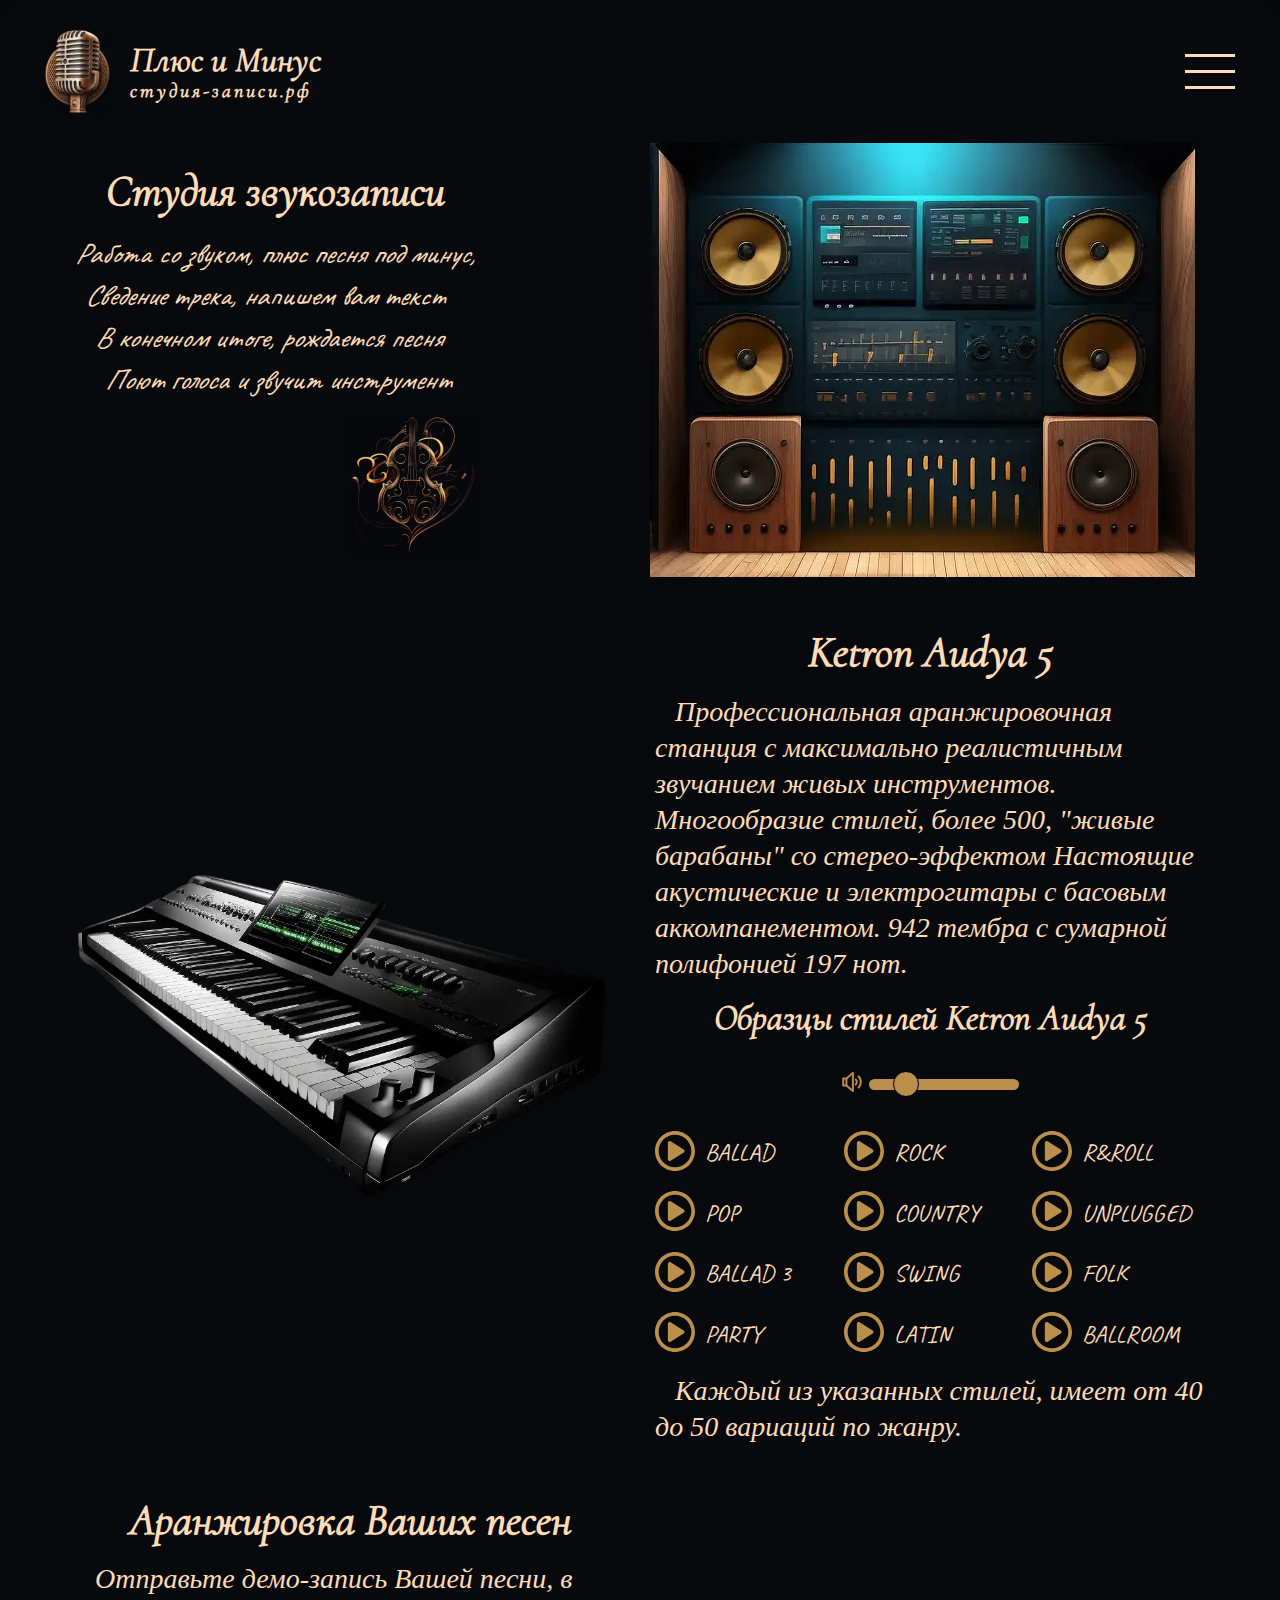
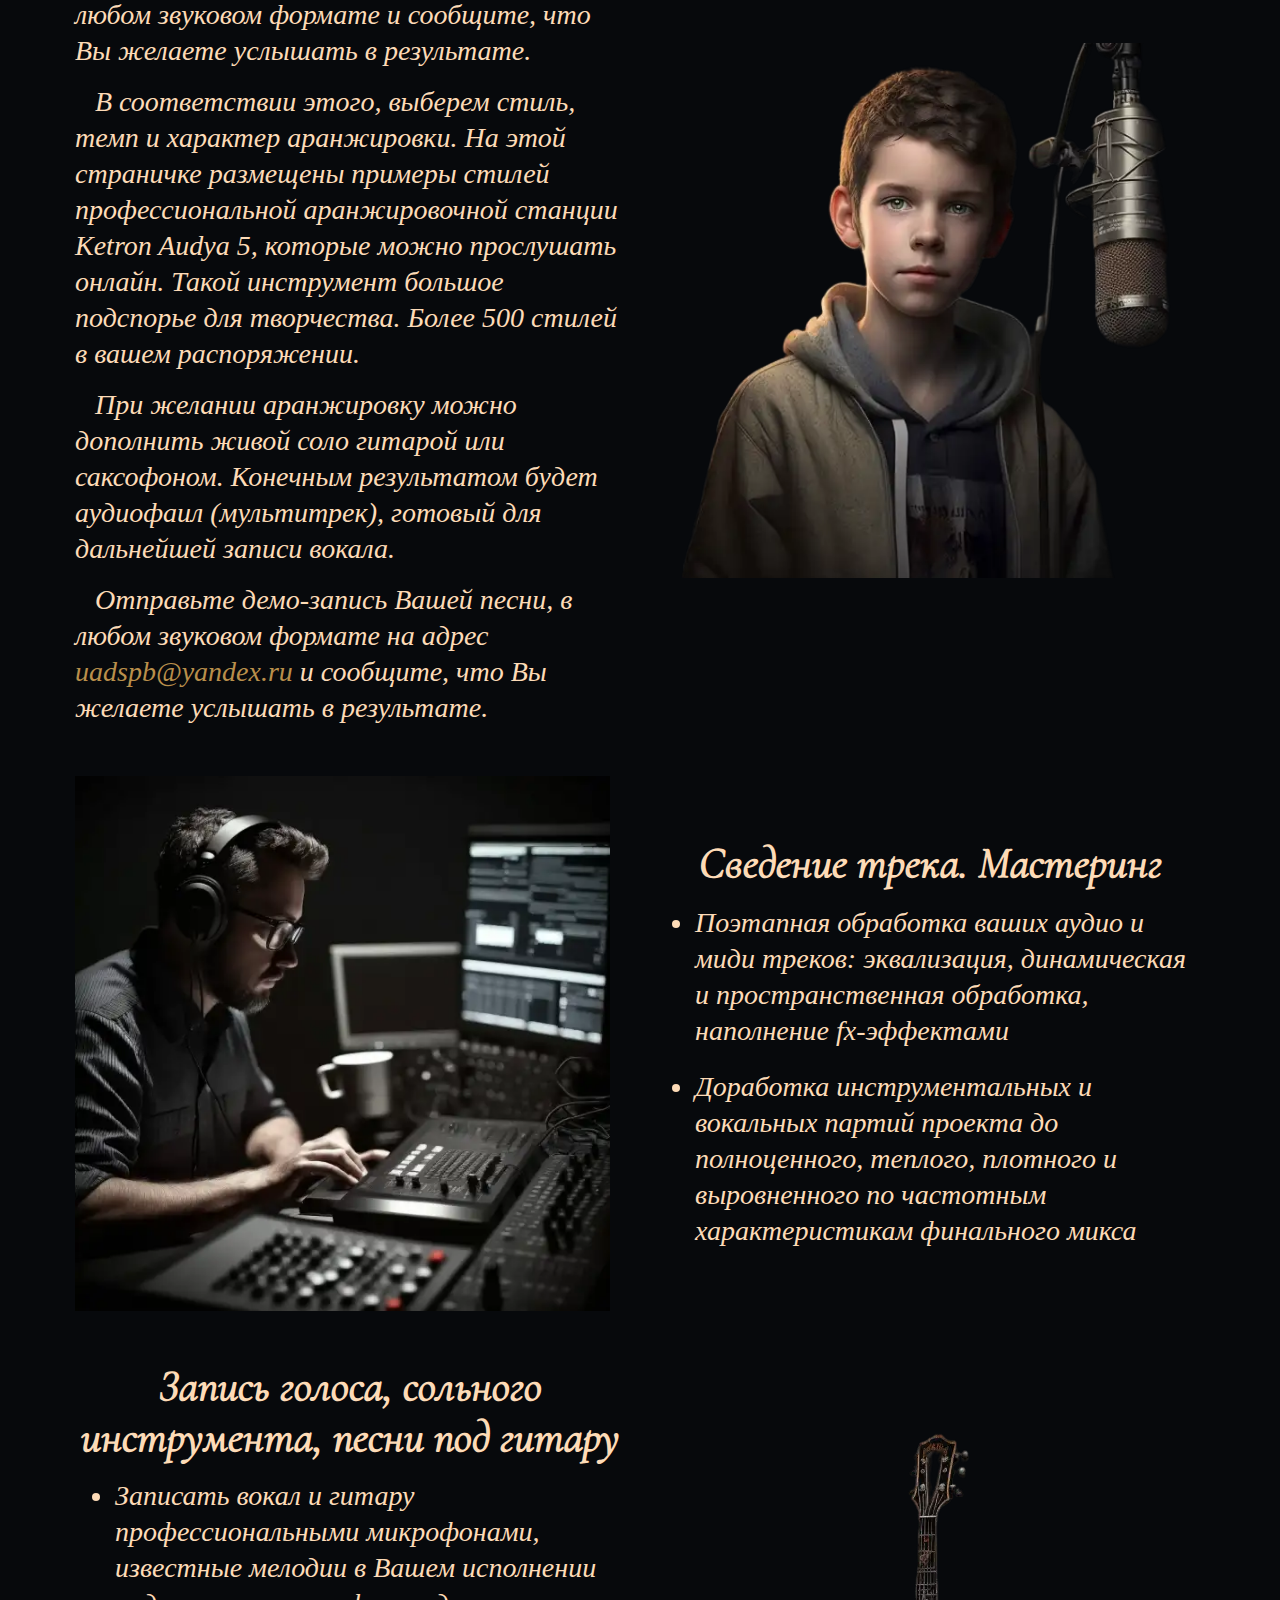
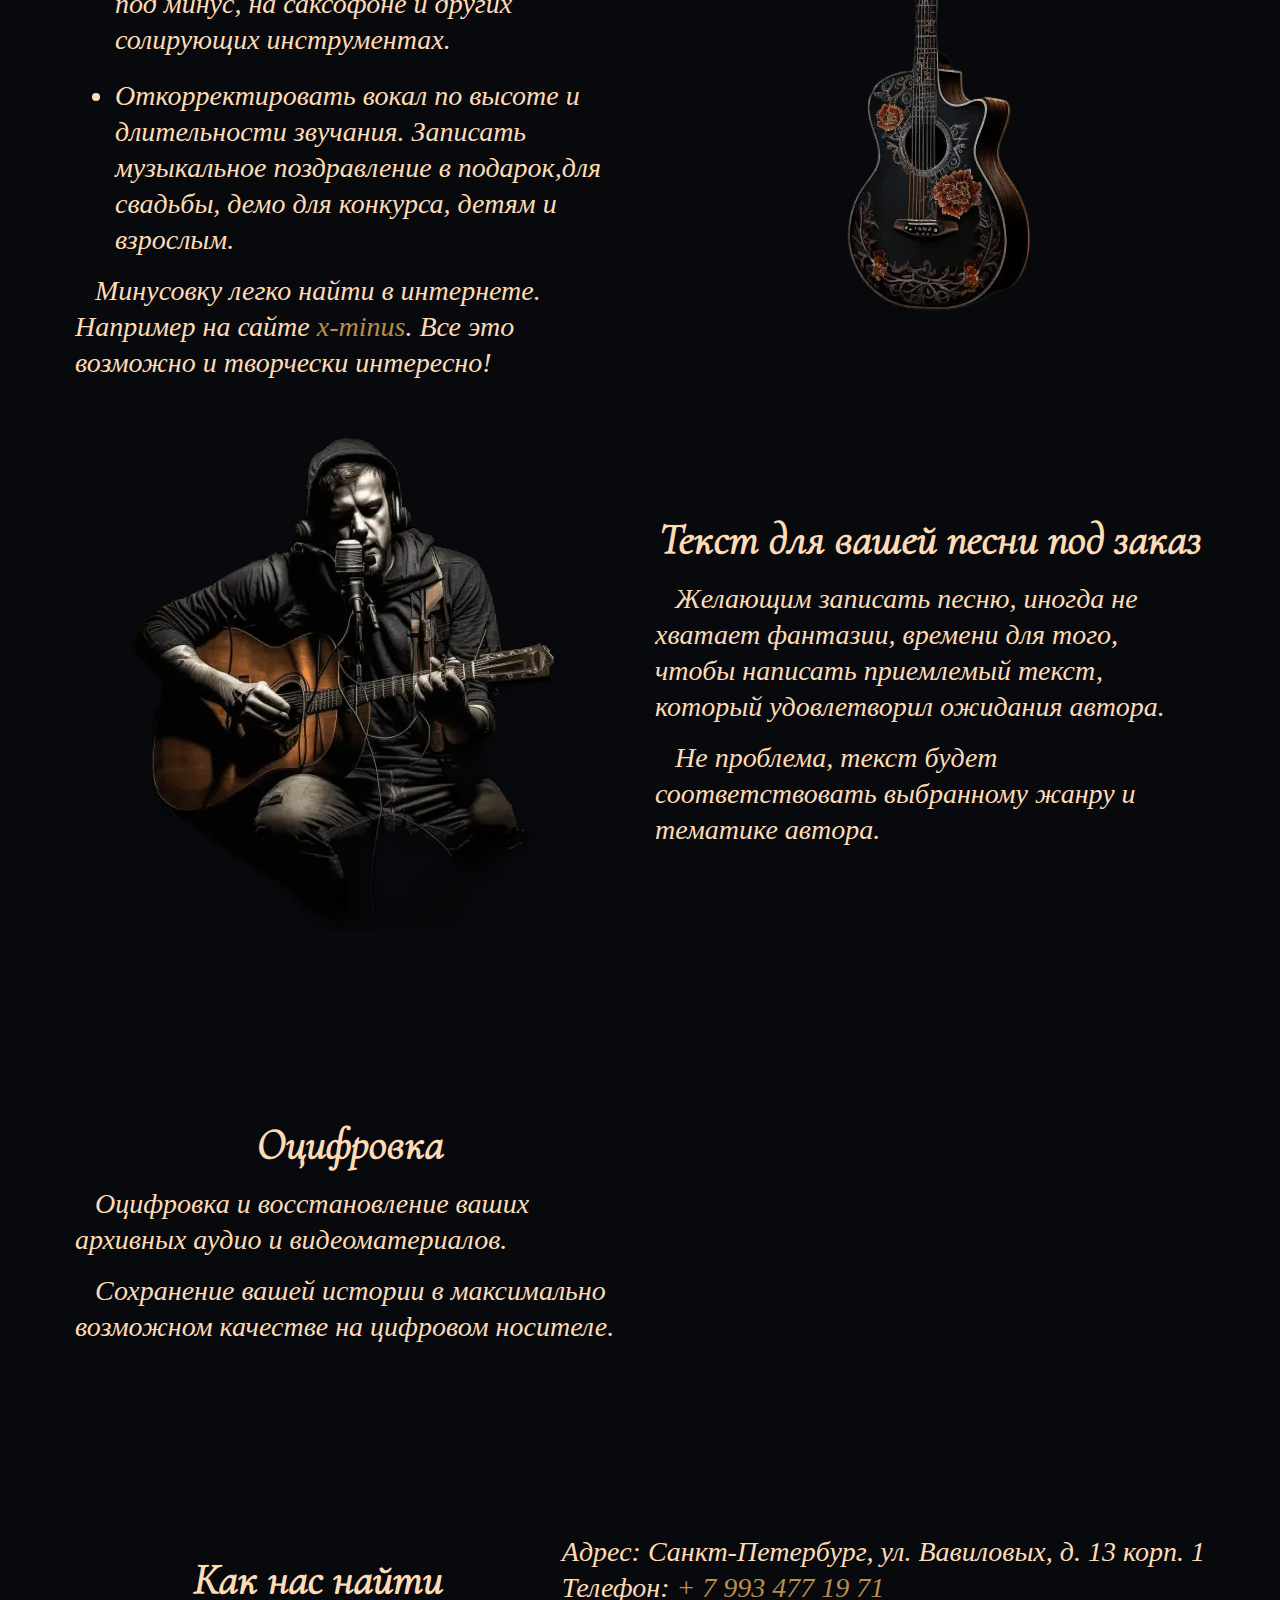
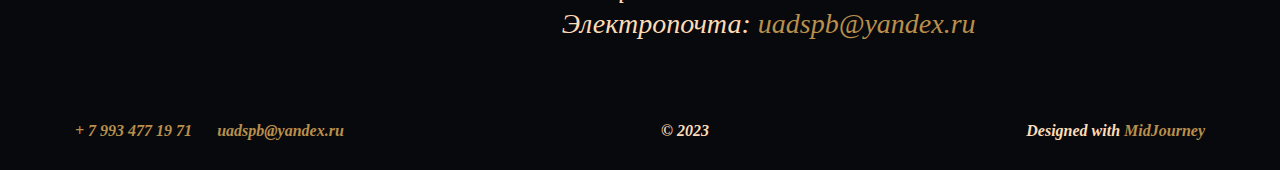
<file: index.html>
<!DOCTYPE html>
<html lang="ru">

<head>
  <meta charset="UTF-8">
  <meta http-equiv="X-UA-Compatible" content="IE=edge">
  <meta name="viewport" content="width=device-width, initial-scale=1.0">
  <link rel="shortcut icon" href="./assets/img/logo1-resized.png" type="image/x-icon">
  <link rel="stylesheet" href="normalize.css">
  <link rel="stylesheet" href="style.css">
  <script defer src="./script.js"></script>
  <meta name="robots" content="noindex">
  <title>Студия звукозаписи в Санкт-Петербурге. Сведение и мастеринг, аранжировка и многое другое</title>
  <meta name="description" content="Description о студии записи">
</head>

<body>
  <div class="container">
    <header class="top-menu">
      <div class="top-menu__logo">
        <img class="top-menu__logo-img" width="65" height="83" src="./assets/img/logo1-resized.webp" alt="logo">
        <div class="top-menu__slogan-container">
          <div class="top-menu__name">
            Плюс и Минус
          </div>
          <div class="top-menu__site-name">
            студия-записи.рф
          </div>
        </div>
      </div>

      <div class="top-menu__wrapper" id="topMenu">
        <nav class="top-menu__nav">
          <ul class="top-menu__ul">
            <li class="top-menu__li">
              <a class="top-menu__href" href="#equipment">Оборудование</a>
            </li>
            <li class="top-menu__li">Результат</li>
            <li class="top-menu__li">
              <a class="top-menu__href" href="#arrangement">Аранжировка</a>
            </li>
            <li class="top-menu__li">
              <a class="top-menu__href" href="#mixing">Сведение</a>
            </li>
            <li class="top-menu__li">
              <a class="top-menu__href" href="#record">Запись</a>
            </li>
            <li class="top-menu__li">
              <a class="top-menu__href" href="#text">Тексты</a>
            </li>
            <li class="top-menu__li">
              <a class="top-menu__href" href="#digitization">Оцифровка</a>
            </li>
          </ul>
        </nav>
        <div class="top-menu__contacts">
          <span class="top-menu__contact">
            <a href="tel:+79934771971" class="top-menu__contact-href">+ 7 993 477 19 71</a>
          </span>
          <span class="top-menu__contact">
            <a href="mailto:uadspb@yandex.ru" class="top-menu__contact-href">uadspb@yandex.ru</a>
          </span>
        </div>
      </div>
      <button class="burger" id="burgerIcon">
        <span class="burger__line first"></span>
        <span class="burger__line second"></span>
        <span class="burger__line third"></span>
      </button>
    </header>
    <main class="main">
      <section class="section">
        <div class="section-container">
          <div class="section-text">
            <h1 class="section-text__header">
              Студия звукозаписи
            </h1>
            <img src="./assets/img/equipment2.webp" width="545" height="434" alt="" class="mobile-image">
            <p class="section-text__small section-text__small_poetry">
              <span class="section-text__small_poetry-wrapper">
                <span class="section-text__small_poetry-line">Работа со звуком, плюс песня под минус,</span><br>
                <span class="section-text__small_poetry-line">Сведение трека, напишем вам текст</span><br>
                <span class="section-text__small_poetry-line">В конечном итоге, рождается песня</span><br>
                <span class="section-text__small_poetry-line">Поют голоса и звучит инструмент</span><br>
              </span>
            </p>
            <img src="./assets/img/violin-monogram-resized.webp" width="125" height="138" class="section-text__monogram"
              alt="">
          </div>
          <div class="image-container">
            <img src="./assets/img/equipment2.webp" width="545" height="434" class="image-container__img" alt="">
          </div>
        </div>
      </section>
      <section class="section" id="equipment">
        <div class="section-container">
          <div class="image-container">
            <img src="./assets/img/digital-piano-transformed-cropped.webp" width="860" height="530"
              class="image-container__img" alt="">
          </div>
          <div class="section-text">
            <h2 class="section-text__header">
              Ketron Audya 5
            </h2>
            <img src="./assets/img/digital-piano-transformed-cropped.webp" width="860" height="530" alt=""
              class="mobile-image">
            <p class="section-text__small section-text__small_playlist">
              Профессиональная аранжировочная станция с максимально реалистичным звучанием
              живых инструментов.
              Многообразие стилей, более 500, "живые барабаны" со стерео-эффектом
              Настоящие акустические и электрогитары с басовым аккомпанементом.
              942 тембра с сумарной полифонией 197 нот.
            </p>
            <figure class="playlist-wrapper" id="playerWrapper">
              <figcaption class="playlist-wrapper__caption">
                Образцы стилей Ketron Audya 5
              </figcaption>
              <div class="playlist-wrapper__volume">
                <button class="playlist-wrapper__mute">
                  <img src="./assets/img/volume.svg" alt="volume">
                </button>
                <input type="range" class="playlist-wrapper__volume-control" value="0.5" name="volume" id="playerVolume"
                  min="0" max="1" step="0.01">
              </div>
              <ul class="playlist">
                <li class="playlist__item" data-player>
                  <button class="playlist__button">
                    <img width="40" height="40" src="./assets/img/play.svg" alt="play">
                  </button>
                  <div class="music">ballad</div>
                  <audio src="./assets/audio/Dave_Koz-Awakenings.mp3" preload="metadata"></audio>
                </li>
                <li class="playlist__item" data-player>
                  <button class="playlist__button">
                    <img width="40" height="40" src="./assets/img/play.svg" alt="play">
                  </button>
                  <div class="music">pop</div>
                  <audio src="./assets/audio/Sway.mp3" preload="metadata"></audio>
                </li>
                <li class="playlist__item" data-player="">
                  <button class="playlist__button">
                    <img width="40" height="40" src="./assets/img/play.svg" alt="play">
                  </button>
                  <div class="music">ballad 3</div>
                  <audio src="./assets/audio/Ballad3.mp3" preload="metadata"></audio>
                </li>
                <li class="playlist__item">
                  <button class="playlist__button">
                    <img width="40" height="40" src="./assets/img/play.svg" alt="play">
                  </button>
                  <div class="music">party</div>
                </li>
                <li class="playlist__item">
                  <button class="playlist__button">
                    <img width="40" height="40" src="./assets/img/play.svg" alt="play">
                  </button>
                  <div class="music">rock</div>
                </li>
                <li class="playlist__item">
                  <button class="playlist__button">
                    <img width="40" height="40" src="./assets/img/play.svg" alt="play">
                  </button>
                  <div class="music">country</div>
                </li>
                <li class="playlist__item">
                  <button class="playlist__button">
                    <img width="40" height="40" src="./assets/img/play.svg" alt="play">
                  </button>
                  <div class="music">swing</div>
                </li>
                <li class="playlist__item">
                  <button class="playlist__button">
                    <img width="40" height="40" src="./assets/img/play.svg" alt="play">
                  </button>
                  <div class="music">latin</div>
                </li>
                <li class="playlist__item">
                  <button class="playlist__button">
                    <img width="40" height="40" src="./assets/img/play.svg" alt="play">
                  </button>
                  <div class="music">r&amp;roll</div>
                </li>
                <li class="playlist__item">
                  <button class="playlist__button">
                    <img width="40" height="40" src="./assets/img/play.svg" alt="play">
                  </button>
                  <div class="music">unplugged</div>
                </li>
                <li class="playlist__item">
                  <button class="playlist__button">
                    <img width="40" height="40" src="./assets/img/play.svg" alt="play">
                  </button>
                  <div class="music">folk</div>
                </li>
                <li class="playlist__item">
                  <button class="playlist__button">
                    <img width="40" height="40" src="./assets/img/play.svg" alt="play">
                  </button>
                  <div class="music">ballroom</div>
                </li>
              </ul>
            </figure>

            <p class="section-text__small ">
              Каждый из указанных стилей, имеет от 40 до 50 вариаций по жанру.
            </p>
          </div>
        </div>

      </section>
      <section class="section" id="arrangement">
        <div class="section-container">
          <div class="section-text">
            <h2 class="section-text__header">
              Аранжировка Ваших песен
            </h2>
            <img src="./assets/img/child.webp" width="570" height="570" loading="lazy" alt="" class="mobile-image">
            <p class="section-text__small">
              Отправьте демо-запись Вашей песни, в любом звуковом формате
              и сообщите, что Вы желаете услышать в результате.
            </p>
            <p class="section-text__small">
              В соответствии этого, выберем стиль, темп и характер аранжировки.
              На этой страничке размещены примеры стилей профессиональной
              аранжировочной станции Ketron Audya 5, которые можно прослушать онлайн.
              Такой инструмент большое подспорье для творчества. Более 500 стилей
              в вашем распоряжении.
            </p>
            <p class="section-text__small">
              При желании аранжировку
              можно дополнить живой соло гитарой или саксофоном.
              Конечным результатом будет аудиофаил (мультитрек),
              готовый для дальнейшей записи вокала.
            </p>
            <p class="section-text__small">
              Отправьте демо-запись Вашей песни, в любом звуковом формате на адрес
              <a class="href" href="mailto:uadspb@yandex.ru">uadspb@yandex.ru</a>
              и сообщите, что Вы желаете услышать в результате.
            </p>
          </div>
          <div class="image-container">
            <img src="./assets/img/child.webp" width="570" height="570" loading="lazy" alt=""
              class="image-container__img">
          </div>
        </div>
      </section>
      <section class="section" id="mixing">
        <div class="section-container">
          <div class="image-container">
            <!-- <img src="./assets/img/saxophonist-cropped.webp" width="537" height="550" loading="lazy" alt=""
              class="image-container__img"> -->
            <img src="./assets/img/audio-studio.webp" width="596" height="596" loading="lazy" alt=""
              class="image-container__img">
          </div>
          <div class="section-text">
            <h2 class="section-text__header">
              Сведение трека. Мастеринг
            </h2>
            <img src="./assets/img/audio-studio.webp" width="596" height="596" loading="lazy" alt=""
              class="mobile-image">
            <ul class="section-text__small section-text__ul">
              <li class="section-text__li">
                Поэтапная обработка ваших аудио и миди треков:
                эквализация, динамическая и пространственная обработка,
                наполнение fx-эффектами
              </li>
              <li class="section-text__li">
                Доработка инструментальных
                и вокальных партий проекта до полноценного, теплого,
                плотного и выровненного по частотным
                характеристикам финального микса
              </li>
            </ul>
          </div>
        </div>
      </section>
      <section class="section" id="record">
        <div class="section-container">
          <div class="section-text">
            <h2 class="section-text__header">
              Запись голоса, сольного инструмента, песни под гитару
            </h2>
            <img src="./assets/img/guitar-cropped.webp" width="190" height="482" alt="" loading="lazy"
              class="mobile-image">
            <ul class="section-text__small section-text__ul">
              <li class="section-text__li">
                Записать вокал и гитару профессиональными микрофонами,
                известные мелодии в Вашем исполнении под минус, на саксофоне
                и других солирующих инструментах.
              </li>
              <li class="section-text__li">
                Откорректировать вокал по высоте и длительности звучания.
                Записать музыкальное поздравление в подарок,для свадьбы,
                демо для конкурса, детям и взрослым.
              </li>
            </ul>
            <p class="section-text__small">
              Минусовку легко найти в интернете. Например на сайте <a class="href" href="https://xminus.me/"
                target="_blank">x-minus</a>.
              Все это возможно и творчески интересно!
            </p>
          </div>
          <div class="image-container">
            <img src="./assets/img/guitar-cropped.webp" loading="lazy" width="190" height="482" alt=""
              class="image-container__img">
          </div>
        </div>
      </section>
      <section class="section" id="text">
        <div class="section-container">
          <div class="image-container">
            <img src="./assets/img/singer-guitar-cropped.webp" loading="lazy" width="436" height="499" alt=""
              class="image-container__img">
          </div>
          <div class="section-text">
            <h2 class="section-text__header">
              Текст для вашей песни под заказ
            </h2>
            <img src="./assets/img/singer-guitar-cropped.webp" width="436" height="499" alt="" loading="lazy"
              class="mobile-image">
            <p class="section-text__small">
              Желающим записать песню, иногда не хватает фантазии,
              времени для того, чтобы написать приемлемый текст,
              который удовлетворил ожидания автора.
            </p>
            <p class="section-text__small">
              Не проблема, текст будет соответствовать выбранному жанру и тематике автора.
            </p>
          </div>
        </div>
      </section>
      <section class="section" id="digitization">
        <div class="section-container">
          <div class="section-text">
            <h2 class="section-text__header">
              Оцифровка
            </h2>
            <img src="./assets/img/cassette-resized.webp" alt="" width="573" height="539" loading="lazy"
              class="mobile-image">
            <p class="section-text__small">
              Оцифровка и восстановление ваших архивных аудио и видеоматериалов.
            </p>
            <p class="section-text__small">
              Сохранение вашей истории в максимально возможном
              качестве на цифровом носителе.
            </p>
          </div>
          <div class="image-container">
            <img src="./assets/img/cassette-resized.webp" loading="lazy" alt="" width="573" height="539"
              class="image-container__img">
          </div>
        </div>
      </section>
      <section class="section">
        <div class="section-container">
          <div class="section-text section-text__contacts">
            <h2 class="section-text__header">
              Как нас найти
            </h2>
            <p class="section-text__small section-text__small_first-letter-0" itemscope
              itemtype="https://schema.org/Organization">
              <meta itemprop="name" content="Плюс и минус">
              <span itemscope itemprop="address" itemtype="https://schema.org/PostalAddress">
                Адрес: <span itemprop="streetAddress">Санкт-Петербург, ул.&nbsp;Вавиловых,
                  д.&nbsp;13&nbsp;корп.&nbsp;1</span><br>
                <meta itemprop="postalCode" content="195257">
              </span>
              Телефон: <a class="href" href="tel:+79934771971"
                itemprop="telephone">+&nbsp;7&nbsp;993&nbsp;477&nbsp;19&nbsp;71</a><br>
              Электропочта: <a class="href" href="mailto:uadspb@yandex.ru" itemprop="email">uadspb@yandex.ru</a>
            </p>
          </div>
        </div>
      </section>
    </main>
    <footer class="footer">
      <ul class="contacts-ul">
        <li class="сontacts-li">
          <a class="href" href="tel:+79934771971">+ 7&nbsp;993&nbsp;477&nbsp;19&nbsp;71</a>
        </li>
        <li class="contacts-li">
          <a class="href" href="mailto:uadspb@yandex.ru">uadspb@yandex.ru</a>
        </li>
      </ul>
      <div class="copyright">
        &copy; 2023
      </div>
      <div class="design">
        Designed with <a class="href" href="https://midjourney.com/">MidJourney</a>
      </div>
    </footer>
  </div>
</body>

</html>
</file>
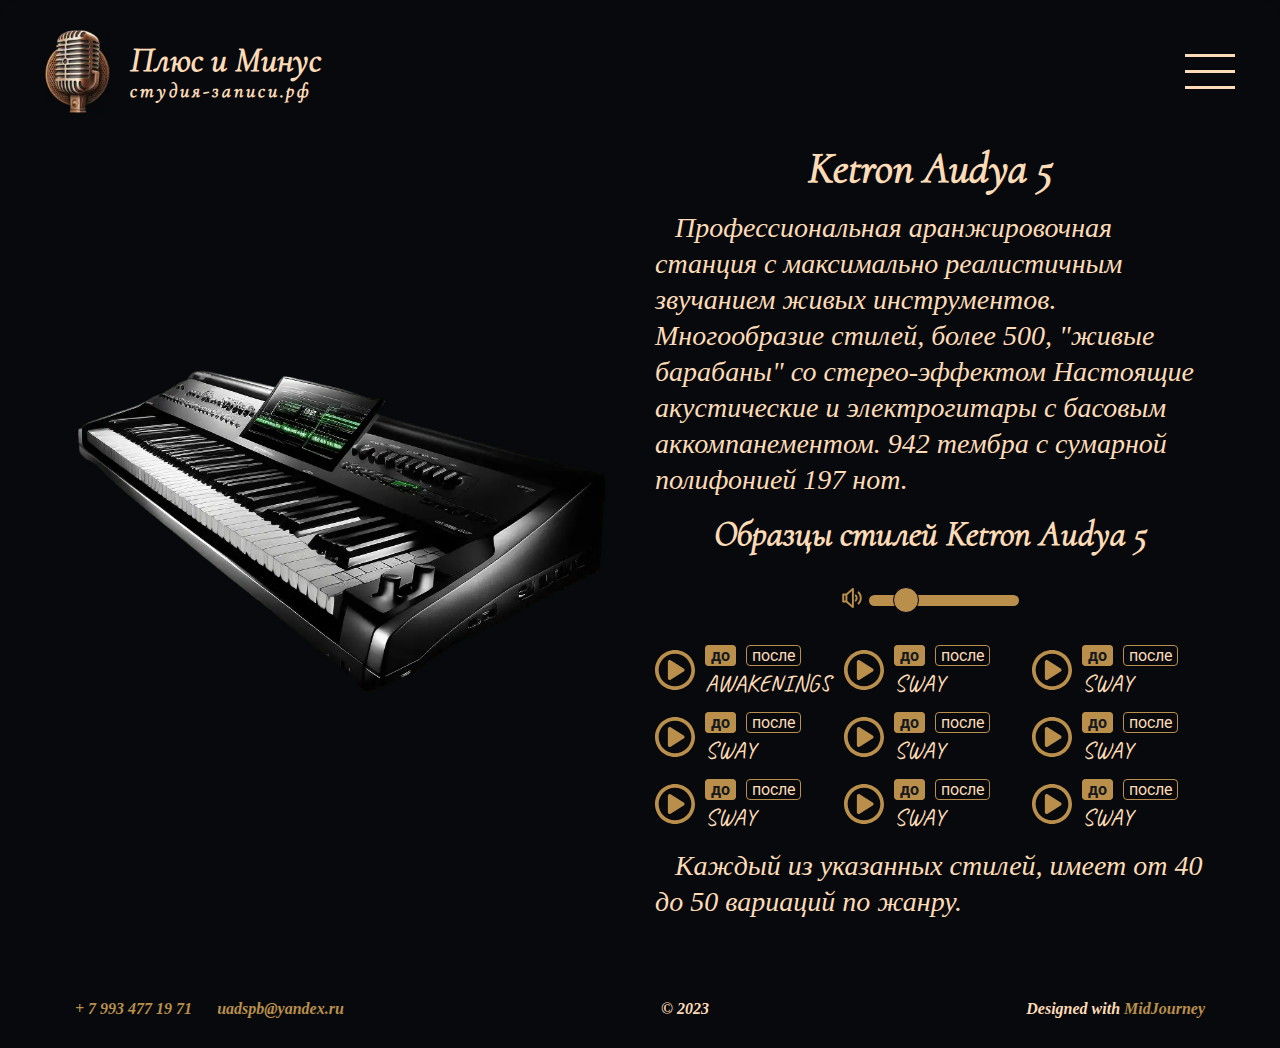
<file: player.html>
<!DOCTYPE html>
<html lang="ru">

<head>
  <meta charset="UTF-8">
  <meta http-equiv="X-UA-Compatible" content="IE=edge">
  <meta name="viewport" content="width=device-width, initial-scale=1.0">
  <link rel="shortcut icon" href="./assets/img/logo1-resized.png" type="image/x-icon">
  <link rel="stylesheet" href="normalize.css">
  <link rel="stylesheet" href="style.css">
  <script defer src="./script.js"></script>
  <meta name="robots" content="noindex">
  <title>Студия звукозаписи в Санкт-Петербурге. Сведение и мастеринг, аранжировка и многое другое</title>
  <meta name="description" content="Description о студии записи">
</head>

<body>
  <div class="container">
    <header class="top-menu">
      <div class="top-menu__logo">
        <img class="top-menu__logo-img" width="65" height="83" src="./assets/img/logo1-resized.webp" alt="logo">
        <div class="top-menu__slogan-container">
          <div class="top-menu__name">
            Плюс и Минус
          </div>
          <div class="top-menu__site-name">
            студия-записи.рф
          </div>
        </div>
      </div>
      <div class="burger" id="burgerIcon">
        <div class="burger__line first"></div>
        <div class="burger__line second"></div>
        <div class="burger__line third"></div>
      </div>
      <div class="top-menu__wrapper" id="topMenu">
        <nav class="top-menu__nav">
          <ul class="top-menu__ul">
            <li class="top-menu__li">
              <a class="top-menu__href" href="#equipment">Оборудование</a>
            </li>
            <li class="top-menu__li">Результат</li>
            <li class="top-menu__li">
              <a class="top-menu__href" href="#arrangement">Аранжировка</a>
            </li>
            <li class="top-menu__li">
              <a class="top-menu__href" href="#mixing">Сведение</a>
            </li>
            <li class="top-menu__li">
              <a class="top-menu__href" href="#record">Запись</a>
            </li>
            <li class="top-menu__li">
              <a class="top-menu__href" href="#text">Тексты</a>
            </li>
            <li class="top-menu__li">
              <a class="top-menu__href" href="#digitization">Оцифровка</a>
            </li>
          </ul>
        </nav>
        <div class="top-menu__contacts">
          <span class="top-menu__contact">
            <a href="tel:+79934771971" class="top-menu__contact-href">+ 7 993 477 19 71</a>
          </span>
          <span class="top-menu__contact">
            <a href="mailto:uadspb@yandex.ru" class="top-menu__contact-href">uadspb@yandex.ru</a>
          </span>
        </div>
      </div>
    </header>
    <main class="main">
      <section class="section" id="equipment">
        <div class="section-container">
          <div class="image-container">
            <img src="./assets/img/digital-piano-transformed-cropped.webp" width="860" height="530"
              class="image-container__img" alt="">
          </div>
          <div class="section-text">
            <h2 class="section-text__header">
              Ketron Audya 5
            </h2>
            <img src="./assets/img/digital-piano-transformed-cropped.webp" width="860" height="530" alt=""
              class="mobile-image">
            <p class="section-text__small section-text__small_playlist">
              Профессиональная аранжировочная станция с максимально реалистичным звучанием
              живых инструментов.
              Многообразие стилей, более 500, "живые барабаны" со стерео-эффектом
              Настоящие акустические и электрогитары с басовым аккомпанементом.
              942 тембра с сумарной полифонией 197 нот.
            </p>
            <figure class="playlist-wrapper" id="extendedPlayerWrapper">
              <figcaption class="playlist-wrapper__caption">
                Образцы стилей Ketron Audya 5
              </figcaption>
              <div class="playlist-wrapper__volume">
                <button class="playlist-wrapper__mute">
                  <img src="./assets/img/volume.svg" alt="volume">
                </button>
                <input type="range" class="playlist-wrapper__volume-control" value="0.5" name="volume" id="playerVolume"
                  min="0" max="1" step="0.01">
              </div>
              <ul class="playlist">
                <li class="playlist__item" data-player>
                  <button class="playlist__button">
                    <img width="40" height="40" src="./assets/img/play.svg" alt="play">
                  </button>
                  <div class="playlist__before-after-wrapper">
                    <form action="">
                      <div class="playlist__before-after-container">
                        <div class="playlist__label-container">
                          <input type="radio" data-before class="playlist__input">
                          <label class="playlist__label" for="musicDaveKozAwakeningsBefore" data-before>до</label>
                        </div>
                        <div class="playlist__label-container">
                          <input type="radio" data-after class="playlist__input">
                          <label class="playlist__label" for="musicDaveKozAwakeningsAfter" data-after>после</label>
                        </div>
                      </div>
                    </form>
                    <div class="music">Awakenings</div>
                  </div>
                  <audio src="./assets/audio/extended-player/Dave-Koz-Awakenings-before.mp3" preload="none"
                    data-before></audio>
                  <audio src="./assets/audio/extended-player/Dave-Koz-Awakenings-after.mp3" preload="none"
                    data-after></audio>
                </li>
                <li class="playlist__item" data-player>
                  <button class="playlist__button">
                    <img width="40" height="40" src="./assets/img/play.svg" alt="play">
                  </button>
                  <div class="playlist__before-after-wrapper">
                    <form action="">
                      <div class="playlist__before-after-container">
                        <div class="playlist__label-container">
                          <input type="radio" name="music-dave-koz-awakenings" checked data-before
                            class="playlist__input">
                          <label class="playlist__label" data-before>до</label>
                        </div>
                        <div class="playlist__label-container">
                          <input type="radio" name="music-dave-koz-awakenings" data-after class="playlist__input">
                          <label class="playlist__label" data-after>после</label>
                        </div>
                      </div>
                    </form>
                    <div class="music">Sway</div>
                  </div>
                  <audio src="./assets/audio/extended-player/Sway-before.mp3" preload="none" data-before></audio>
                  <audio src="./assets/audio/extended-player/Sway-after.mp3" preload="none" data-after></audio>
                </li>
                <li class="playlist__item" data-player>
                  <button class="playlist__button">
                    <img width="40" height="40" src="./assets/img/play.svg" alt="play">
                  </button>
                  <div class="playlist__before-after-wrapper">
                    <form action="">
                      <div class="playlist__before-after-container">
                        <div class="playlist__label-container">
                          <input type="radio" name="music-dave-koz-awakenings" checked data-before
                            class="playlist__input">
                          <label class="playlist__label" data-before>до</label>
                        </div>
                        <div class="playlist__label-container">
                          <input type="radio" name="music-dave-koz-awakenings" data-after class="playlist__input">
                          <label class="playlist__label" data-after>после</label>
                        </div>
                      </div>
                    </form>
                    <div class="music">Sway</div>
                  </div>
                  <audio src="./assets/audio/extended-player/Sway-before.mp3" preload="none" data-before></audio>
                  <audio src="./assets/audio/extended-player/Sway-after.mp3" preload="none" data-after></audio>
                </li>
                <li class="playlist__item" data-player>
                  <button class="playlist__button">
                    <img width="40" height="40" src="./assets/img/play.svg" alt="play">
                  </button>
                  <div class="playlist__before-after-wrapper">
                    <form action="">
                      <div class="playlist__before-after-container">
                        <div class="playlist__label-container">
                          <input type="radio" name="music-dave-koz-awakenings" checked data-before
                            class="playlist__input">
                          <label class="playlist__label" data-before>до</label>
                        </div>
                        <div class="playlist__label-container">
                          <input type="radio" name="music-dave-koz-awakenings" data-after class="playlist__input">
                          <label class="playlist__label" data-after>после</label>
                        </div>
                      </div>
                    </form>
                    <div class="music">Sway</div>
                  </div>
                  <audio src="./assets/audio/extended-player/Sway-before.mp3" preload="none" data-before></audio>
                  <audio src="./assets/audio/extended-player/Sway-after.mp3" preload="none" data-after></audio>
                </li>
                <li class="playlist__item" data-player>
                  <button class="playlist__button">
                    <img width="40" height="40" src="./assets/img/play.svg" alt="play">
                  </button>
                  <div class="playlist__before-after-wrapper">
                    <form action="">
                      <div class="playlist__before-after-container">
                        <div class="playlist__label-container">
                          <input type="radio" name="music-dave-koz-awakenings" checked data-before
                            class="playlist__input">
                          <label class="playlist__label" data-before>до</label>
                        </div>
                        <div class="playlist__label-container">
                          <input type="radio" name="music-dave-koz-awakenings" data-after class="playlist__input">
                          <label class="playlist__label" data-after>после</label>
                        </div>
                      </div>
                    </form>
                    <div class="music">Sway</div>
                  </div>
                  <audio src="./assets/audio/extended-player/Sway-before.mp3" preload="none" data-before></audio>
                  <audio src="./assets/audio/extended-player/Sway-after.mp3" preload="none" data-after></audio>
                </li>
                <li class="playlist__item" data-player>
                  <button class="playlist__button">
                    <img width="40" height="40" src="./assets/img/play.svg" alt="play">
                  </button>
                  <div class="playlist__before-after-wrapper">
                    <form action="">
                      <div class="playlist__before-after-container">
                        <div class="playlist__label-container">
                          <input type="radio" name="music-dave-koz-awakenings" checked data-before
                            class="playlist__input">
                          <label class="playlist__label" data-before>до</label>
                        </div>
                        <div class="playlist__label-container">
                          <input type="radio" name="music-dave-koz-awakenings" data-after class="playlist__input">
                          <label class="playlist__label" data-after>после</label>
                        </div>
                      </div>
                    </form>
                    <div class="music">Sway</div>
                  </div>
                  <audio src="./assets/audio/extended-player/Sway-before.mp3" preload="none" data-before></audio>
                  <audio src="./assets/audio/extended-player/Sway-after.mp3" preload="none" data-after></audio>
                </li>
                <li class="playlist__item" data-player>
                  <button class="playlist__button">
                    <img width="40" height="40" src="./assets/img/play.svg" alt="play">
                  </button>
                  <div class="playlist__before-after-wrapper">
                    <form action="">
                      <div class="playlist__before-after-container">
                        <div class="playlist__label-container">
                          <input type="radio" name="music-dave-koz-awakenings" checked data-before
                            class="playlist__input">
                          <label class="playlist__label" data-before>до</label>
                        </div>
                        <div class="playlist__label-container">
                          <input type="radio" name="music-dave-koz-awakenings" data-after class="playlist__input">
                          <label class="playlist__label" data-after>после</label>
                        </div>
                      </div>
                    </form>
                    <div class="music">Sway</div>
                  </div>
                  <audio src="./assets/audio/extended-player/Sway-before.mp3" preload="none" data-before></audio>
                  <audio src="./assets/audio/extended-player/Sway-after.mp3" preload="none" data-after></audio>
                </li>
                <li class="playlist__item" data-player>
                  <button class="playlist__button">
                    <img width="40" height="40" src="./assets/img/play.svg" alt="play">
                  </button>
                  <div class="playlist__before-after-wrapper">
                    <form action="">
                      <div class="playlist__before-after-container">
                        <div class="playlist__label-container">
                          <input type="radio" name="music-dave-koz-awakenings" checked data-before
                            class="playlist__input">
                          <label class="playlist__label" data-before>до</label>
                        </div>
                        <div class="playlist__label-container">
                          <input type="radio" name="music-dave-koz-awakenings" data-after class="playlist__input">
                          <label class="playlist__label" data-after>после</label>
                        </div>
                      </div>
                    </form>
                    <div class="music">Sway</div>
                  </div>
                  <audio src="./assets/audio/extended-player/Sway-before.mp3" preload="none" data-before></audio>
                  <audio src="./assets/audio/extended-player/Sway-after.mp3" preload="none" data-after></audio>
                </li>
                <li class="playlist__item" data-player>
                  <button class="playlist__button">
                    <img width="40" height="40" src="./assets/img/play.svg" alt="play">
                  </button>
                  <div class="playlist__before-after-wrapper">
                    <form action="">
                      <div class="playlist__before-after-container">
                        <div class="playlist__label-container">
                          <input type="radio" name="music-dave-koz-awakenings" checked data-before
                            class="playlist__input">
                          <label class="playlist__label" data-before>до</label>
                        </div>
                        <div class="playlist__label-container">
                          <input type="radio" name="music-dave-koz-awakenings" data-after class="playlist__input">
                          <label class="playlist__label" data-after>после</label>
                        </div>
                      </div>
                    </form>
                    <div class="music">Sway</div>
                  </div>
                  <audio src="./assets/audio/extended-player/Sway-before.mp3" preload="none" data-before></audio>
                  <audio src="./assets/audio/extended-player/Sway-after.mp3" preload="none" data-after></audio>
                </li>
                <!-- <li class="playlist__item" data-player>
                  <button class="playlist__button">
                    <img width="40" height="40" src="./assets/img/play.svg" alt="play">
                  </button>
                  <div class="music">pop</div>
                  <audio src="./assets/audio/Sway.mp3" preload="none"></audio>
                </li>
                <li class="playlist__item">
                  <button class="playlist__button">
                    <img width="40" height="40" src="./assets/img/play.svg" alt="play">
                  </button>
                  <div class="music">dance</div>
                </li>
                <li class="playlist__item">
                  <button class="playlist__button">
                    <img width="40" height="40" src="./assets/img/play.svg" alt="play">
                  </button>
                  <div class="music">party</div>
                </li>
                <li class="playlist__item">
                  <button class="playlist__button">
                    <img width="40" height="40" src="./assets/img/play.svg" alt="play">
                  </button>
                  <div class="music">rock</div>
                </li>
                <li class="playlist__item">
                  <button class="playlist__button">
                    <img width="40" height="40" src="./assets/img/play.svg" alt="play">
                  </button>
                  <div class="music">country</div>
                </li>
                <li class="playlist__item">
                  <button class="playlist__button">
                    <img width="40" height="40" src="./assets/img/play.svg" alt="play">
                  </button>
                  <div class="music">swing</div>
                </li>
                <li class="playlist__item">
                  <button class="playlist__button">
                    <img width="40" height="40" src="./assets/img/play.svg" alt="play">
                  </button>
                  <div class="music">latin</div>
                </li>
                <li class="playlist__item">
                  <button class="playlist__button">
                    <img width="40" height="40" src="./assets/img/play.svg" alt="play">
                  </button>
                  <div class="music">r&amp;roll</div>
                </li>
                <li class="playlist__item">
                  <button class="playlist__button">
                    <img width="40" height="40" src="./assets/img/play.svg" alt="play">
                  </button>
                  <div class="music">unplugged</div>
                </li>
                <li class="playlist__item">
                  <button class="playlist__button">
                    <img width="40" height="40" src="./assets/img/play.svg" alt="play">
                  </button>
                  <div class="music">folk</div>
                </li>
                <li class="playlist__item">
                  <button class="playlist__button">
                    <img width="40" height="40" src="./assets/img/play.svg" alt="play">
                  </button>
                  <div class="music">ballroom</div>
                </li> -->
              </ul>
            </figure>

            <p class="section-text__small ">
              Каждый из указанных стилей, имеет от 40 до 50 вариаций по жанру.
            </p>
          </div>
        </div>

      </section>
    </main>
    <footer class="footer">
      <ul class="contacts-ul">
        <li class="сontacts-li">
          <a class="href" href="tel:+79934771971">+ 7&nbsp;993&nbsp;477&nbsp;19&nbsp;71</a>
        </li>
        <li class="contacts-li">
          <a class="href" href="mailto:uadspb@yandex.ru">uadspb@yandex.ru</a>
        </li>
      </ul>
      <div class="copyright">
        &copy; 2023
      </div>
      <div class="design">
        Designed with <a class="href" href="https://midjourney.com/">MidJourney</a>
      </div>
    </footer>
  </div>
</body>

</html>
</file>
<file: style.css>
@import url('https://fonts.googleapis.com/css2?family=Roboto:wght@400;700&display=swap');

@font-face {
  font-family: "Cormorant";
  src: url(assets/fonts/cormorant/Cormorant-Italic-VariableFont_wght.ttf);
  font-weight: 400;
  font-style: italic;
  font-display: swap;
}

@font-face {
  font-family: "Noto Serif";
  src: url(assets/fonts/noto_serif/NotoSerif-Italic.ttf);
  font-weight: 400;
  font-style: normal;
  font-display: swap;
}

@font-face {
  font-family: "Caveat";
  src: url(assets/fonts/caveat/Caveat-VariableFont_wght.ttf);
  font-weight: 400;
  font-style: normal;
  font-display: swap;
}

/* @import url('https://fonts.googleapis.com/css2?family=STIX+Two+Text:ital@1&display=swap'); */

@import url('https://fonts.googleapis.com/css2?family=Bellota+Text:ital@1&display=swap');

* {
  margin: 0;
  padding: 0;
  /* border: 1px solid red; */
  scroll-behavior: smooth;
}

* {
  -webkit-tap-highlight-color: transparent;
}

h1, h2, h3, h4, h5, h6 {
  margin: 0;
}

ul {
  list-style-type: none;
}

a {
  color: #fddbb7;
}

body {
  font-family: Roboto, sans-serif;
  background-color: #07090c;
  color: #fddbb7;
  /* font-style: italic; */
}

.container {
  max-width: 1440px;
  margin: 0 auto;
}

.top-menu__logo-img {
  width: 65px;
  margin-right: 20px;
}

.top-menu__slogan-container {
  font-family: "Cormorant", serif;
  /* font-style: italic; */
}

.top-menu {
  display: flex;
  justify-content: space-between;
  background-color: rgb(7, 9, 12);
  color: #fddbb7;
  padding-top: 30px;
  padding-bottom: 30px;
  border-top-right-radius: 20px;
  border-top-left-radius: 20px;
  padding-left: 75px;
  padding-right: 75px;
  align-items: center;
}

.top-menu__ul {
  display: flex;
  gap: 43px;
}

.top-menu__logo {
  font-size: 32px;
  font-weight: 700;
  display: flex;
  align-items: center;
}

.top-menu__name {
  font-size: 35px;
}

.top-menu__site-name {
  font-size: 20px;
  letter-spacing: 3px;
}

.top-menu__nav {
  display: flex;
  align-items: center;
}

.top-menu__li {
  font-weight: 700;
  font-size: 25px;
  font-family: Caveat, sans-serif;
  transition: 0.3s;
}

.top-menu__li:hover {
  transform: scale(1.05);
  transition: 0.3s;
}

.top-menu__href {
  text-decoration: none;
}

.top-menu__contacts {
  display: flex;
  justify-content: flex-end;
  gap: 25px;
  font-family: Caveat, sans-serif;
}

.top-menu__contact-href {
  font-family: Cormorant, sans-serif;
  font-size: 25px;
  text-decoration: none;
}

.top-menu__contact-href:hover {
  font-weight: 700;
}

.burger {
  display: none;
  user-select: none;
}

.scroll-lock {
  overflow: hidden;
}

@media (max-width: 1365px) {
  .top-menu {
    padding-right: 45px;
    padding-left: 45px;
  }

  .top-menu__wrapper {
    position: fixed;
    top: 0;
    right: -100%;
    transition: 0.3s;
    width: 100%;
    max-width: 450px;
    background-color: #15181c;
    height: 100vh;
    align-items: flex-start;
  }

  .top-menu__nav {
    margin-bottom: 50px;
  }

  .top-menu__contacts {
    flex-direction: column;
    gap: 0;
  }

  .top-menu__contact {
    padding-left: 100px;
  }

  .top-menu__contact-href {
    font-size: 26px;
    line-height: 40px;
  }

  .open {
    right: 0;
    transition: 0.3s;
  }

  .top-menu__ul {
    flex-direction: column;
    margin-left: 100px;
    gap: 30px;
    margin-top: 38px;
  }

  .top-menu__li {
    font-size: 34px;
  }

  .burger {
    display: flex;
    width: 50px;
    height: 35px;
    flex-direction: column;
    justify-content: space-between;
    cursor: pointer;
    z-index: 10;
    background-color: transparent;
    border: none;
  }

  .burger__line {
    height: 3px;
    width: 100%;
    background-color: #fddbb7;
    transition: 0.3s;
    user-select: none;
    display: block;
  }

  .top-menu__wrapper.open+.burger .burger__line.first {
    transform: translateY(14px) rotate(-45deg);
    transition: 0.3s;
  }

  .top-menu__wrapper.open+.burger .burger__line.second {
    display: none;
  }

  .top-menu__wrapper.open+.burger .burger__line.third {
    transform: translateY(-18px) rotate(45deg);
    transition: 0.3s;
  }



}

@media (max-width: 480px) {

  .top-menu {
    padding-left: 20px;
    padding-right: 20px;
  }

  .top-menu__name {
    font-size: 28px;
  }

  .top-menu__site-name {
    font-size: 16px;
  }

  .burger {
    width: 40px;
    margin-bottom: -8px;
  }

  .top-menu {
    padding-top: 20px;
    padding-bottom: 20px;
    ;
  }
}

.section-container {
  padding-left: 75px;
  padding-right: 75px;
  display: flex;
  width: 100%;
  justify-content: space-between;
  gap: 45px;
  align-items: center;
}


.section-container_contacts {
  flex-direction: column;
}

@media (max-width: 1080px) {
  .section-container {
    padding-left: 45px;
    padding-right: 45px;
    justify-content: center;
  }
}

@media (max-width: 480px) {
  .section-container {
    padding-left: 20px;
    padding-right: 20px;
  }
}

.section {
  margin-bottom: 50px;
  display: flex;
  justify-content: space-between;
  align-items: center;
}

.image-container {
  display: flex;
  align-items: center;
  justify-content: center;
  width: 50%;
}

@media (max-width: 1080px) {
  .image-container {
    display: none;
  }
}

.image-container__img {
  max-width: 100%;
  height: auto;
}

.section-text {
  max-width: 550px;
}

.section-text__header {
  font-size: 44px;
  font-weight: 700;
  margin-bottom: 20px;
  margin: auto;
  padding-bottom: 16px;
  text-align: center;
  font-family: Cormorant;
}

.section-text__small {
  font-size: 28px;
  line-height: 36px;
  /* text-align: justify; */
  /* font-family: 'STIX Two Text'; */
  font-family: "Bellota Text";
  font-style: italic;
}

.section-text__small:not(:last-child) {
  margin-bottom: 15px;
}

.section-text__small::first-letter {
  margin-left: 20px;
}

.section-text__small_first-letter-0::first-letter {
  margin-left: 0;
}

.section-text__small_playlist {
  margin-bottom: 20px;
}

.section-text__small_poetry {
  font-family: "Caveat", sans-serif;
  /* padding-left: 20px; */
  font-size: 29px;
  line-height: 42px;
  /* text-align: center; */
  margin-bottom: 30px;
  display: flex;
  justify-content: center;
}

.section-text__small_poetry::first-letter {
  margin-left: 0;
}

.section-text__small_poetry-line:nth-of-type(1) {
  padding-left: 0;
}

.section-text__small_poetry-line:nth-of-type(2) {
  padding-left: 10px;
}

.section-text__small_poetry-line:nth-of-type(3) {
  padding-left: 20px;
}

.section-text__small_poetry-line:nth-of-type(4) {
  padding-left: 30px;
}

.section-text__monogram {
  width: 125px;
  display: block;
  margin-left: auto;
}

.section-text__ul {
  list-style-type: disc;
  padding-left: 40px;
  /* margin-bottom: 20px; */
}

.section-text__li:not(:last-of-type) {
  margin-bottom: 20px;
}

.section-text__ul::first-letter {
  margin-left: 0;
}

.section-text__contacts {
  display: flex;
  max-width: none;
  width: 100%;
  justify-content: space-between;
}

@media (max-width: 1080px) {
  .section-text {
    max-width: fit-content;
    display: flex;
    flex-direction: column;
  }

  .section-text__small::first-letter {
    margin-left: 20px;
  }

  .section-text__small_poetry::first-letter {
    margin-left: 0;
  }

  .section-text__header {
    font-size: 32px;
    text-align: center;
    margin-bottom: 20px;
    padding-bottom: 0;
  }

  .section-text__monogram {
    margin: auto;
    display: none;
  }
}

@media (max-width: 480px) {
  .section-text__small {
    font-size: 20px;
    line-height: 24px;
    /* text-align: justify; */
  }

  .section-text__small_poetry {
    /* text-align: center; */
    padding-left: 0;
    margin-bottom: 0;
  }
}

.mobile-image {
  display: none;
}

@media (max-width: 1080px) {
  .mobile-image {
    display: block;
    margin: 0 auto;
    max-width: 80%;
    margin-bottom: 20px;
    height: auto;
  }
}

@media (max-width: 1080px) {
  .audio-equipment::before {
    display: none;
  }
}

.playlist {
  column-count: 3;
}

.playlist__item {
  display: flex;
  font-size: 16px;
  text-transform: initial;
  display: flex;
  align-items: center;
  margin-bottom: 16px;
}

.playlist__button {
  background-color: transparent;
  border: none;
  outline: none;
  cursor: pointer;
  margin-right: 10px;
}

.playlist-wrapper {
  display: flex;
  flex-direction: column;
}

.playlist-wrapper__caption {
  font-size: 36px;
  font-weight: 700;
  font-style: italic;
  font-family: 'Cormorant';
  margin-bottom: 20px;
  text-align: center;
}

.playlist-wrapper__volume {
  display: flex;
  justify-content: center;
  margin-bottom: 20px;
}

.playlist-wrapper__mute {
  background-color: transparent;
  outline: none;
  border: none;
  cursor: pointer;
  margin-right: 7px;
}

.playlist-wrapper__volume-control {
  height: 33px;
  -webkit-appearance: none;
  margin: 10px 0;
  background-color: #07090c;
  width: 150px;
}

.playlist-wrapper__volume-control:focus {
  outline: none;
}

.playlist-wrapper__volume-control::-webkit-slider-runnable-track {
  width: 100%;
  height: 11px;
  cursor: pointer;
  animate: 0.2s;
  box-shadow: 0px 0px 0px #000000;
  background: #B98F4B;
  border-radius: 6px;
  border: 0px solid #010101;
}

.playlist-wrapper__volume-control::-webkit-slider-thumb {
  box-shadow: 0px 0px 0px #000031;
  border: 1px solid #00001E;
  height: 26px;
  width: 26px;
  border-radius: 15px;
  background: #B98F4B;
  cursor: pointer;
  -webkit-appearance: none;
  margin-top: -8px;
}

.playlist-wrapper__volume-control:focus::-webkit-slider-runnable-track {
  background: #B98F4B;
}

.playlist-wrapper__volume-control::-moz-range-track {
  width: 100%;
  height: 11px;
  cursor: pointer;
  animate: 0.2s;
  box-shadow: 0px 0px 0px #000000;
  background: #B98F4B;
  border-radius: 6px;
  border: 0px solid #010101;
}

.playlist-wrapper__volume-control::-moz-range-thumb {
  box-shadow: 0px 0px 0px #000031;
  border: 1px solid #00001E;
  height: 26px;
  width: 26px;
  border-radius: 15px;
  background: #B98F4B;
  cursor: pointer;
}

.playlist-wrapper__volume-control::-ms-track {
  width: 100%;
  height: 11px;
  cursor: pointer;
  animate: 0.2s;
  background: transparent;
  border-color: transparent;
  color: transparent;
}

.playlist-wrapper__volume-control::-ms-fill-lower {
  background: #B98F4B;
  border: 0px solid #010101;
  border-radius: 12px;
  box-shadow: 0px 0px 0px #000000;
}

.playlist-wrapper__volume-control::-ms-fill-upper {
  background: #B98F4B;
  border: 0px solid #010101;
  border-radius: 12px;
  box-shadow: 0px 0px 0px #000000;
}

.playlist-wrapper__volume-control::-ms-thumb {
  margin-top: 1px;
  box-shadow: 0px 0px 0px #000031;
  border: 1px solid #00001E;
  height: 26px;
  width: 26px;
  border-radius: 15px;
  background: #B98F4B;
  cursor: pointer;
}

.playlist-wrapper__volume-control:focus::-ms-fill-lower {
  background: #B98F4B;
}

.playlist-wrapper__volume-control:focus::-ms-fill-upper {
  background: #B98F4B;
}

.playlist__before-after-container {
  display: flex;
  gap: 10px;
  padding-bottom: 5px;
}

.playlist__input {
  display: none;
}

.playlist__label {
  cursor: pointer;
  border: 1px solid #b98f4b;
  padding-right: 5px;
  padding-left: 5px;
  border-radius: 4px;
}

.playlist__input:checked~.playlist__label {
  font-weight: 700;
  color: #15181c;
  background-color: #b98f4b;
}




.href {
  color: #b98f4b;
  text-decoration: none;
}

@media (max-width: 1080px) {

  .playlist {
    padding-left: 0;
    display: inline-block;
    margin: auto;
    column-gap: 4vw;
  }

  .playlist__item {
    justify-content: left;
  }
}

@media (max-width: 620px) {
  .playlist {
    column-gap: 0;
    column-count: 2;
  }
}

.music {
  text-transform: uppercase;
  font-family: 'Caveat';
  font-size: 24px;
  cursor: pointer;
}

@media (max-width: 620px) {
  .music {
    font-size: 18px;
  }
}

.map {
  display: none;
}

@media (max-width: 1080px) {
  .map {
    display: block;
  }
}

.map {
  margin-bottom: 20px;
}

.footer {
  display: flex;
  justify-content: space-between;
  padding-top: 30px;
  padding-bottom: 30px;
  border-bottom-right-radius: 20px;
  border-bottom-left-radius: 20px;
  padding-left: 75px;
  padding-right: 75px;
  font-weight: 700;
  font-size: 16px;
  font-family: "Bellota Text";
  font-style: italic;
}

@media (max-width:1080px) {
  .footer {
    flex-direction: column;
    padding-left: 45px;
    padding-right: 45px;
    gap: 10px;
  }
}

@media (max-width:480px) {
  .footer {
    padding-left: 20px;
    padding-right: 20px;
  }
}

.contacts-ul {
  display: flex;
  gap: 25px;
}

@media (max-width:1080px) {
  .contacts-ul {
    justify-content: center;
  }
}

.copyright {
  text-align: center;
}

.design {
  text-align: center;
}
</file>
